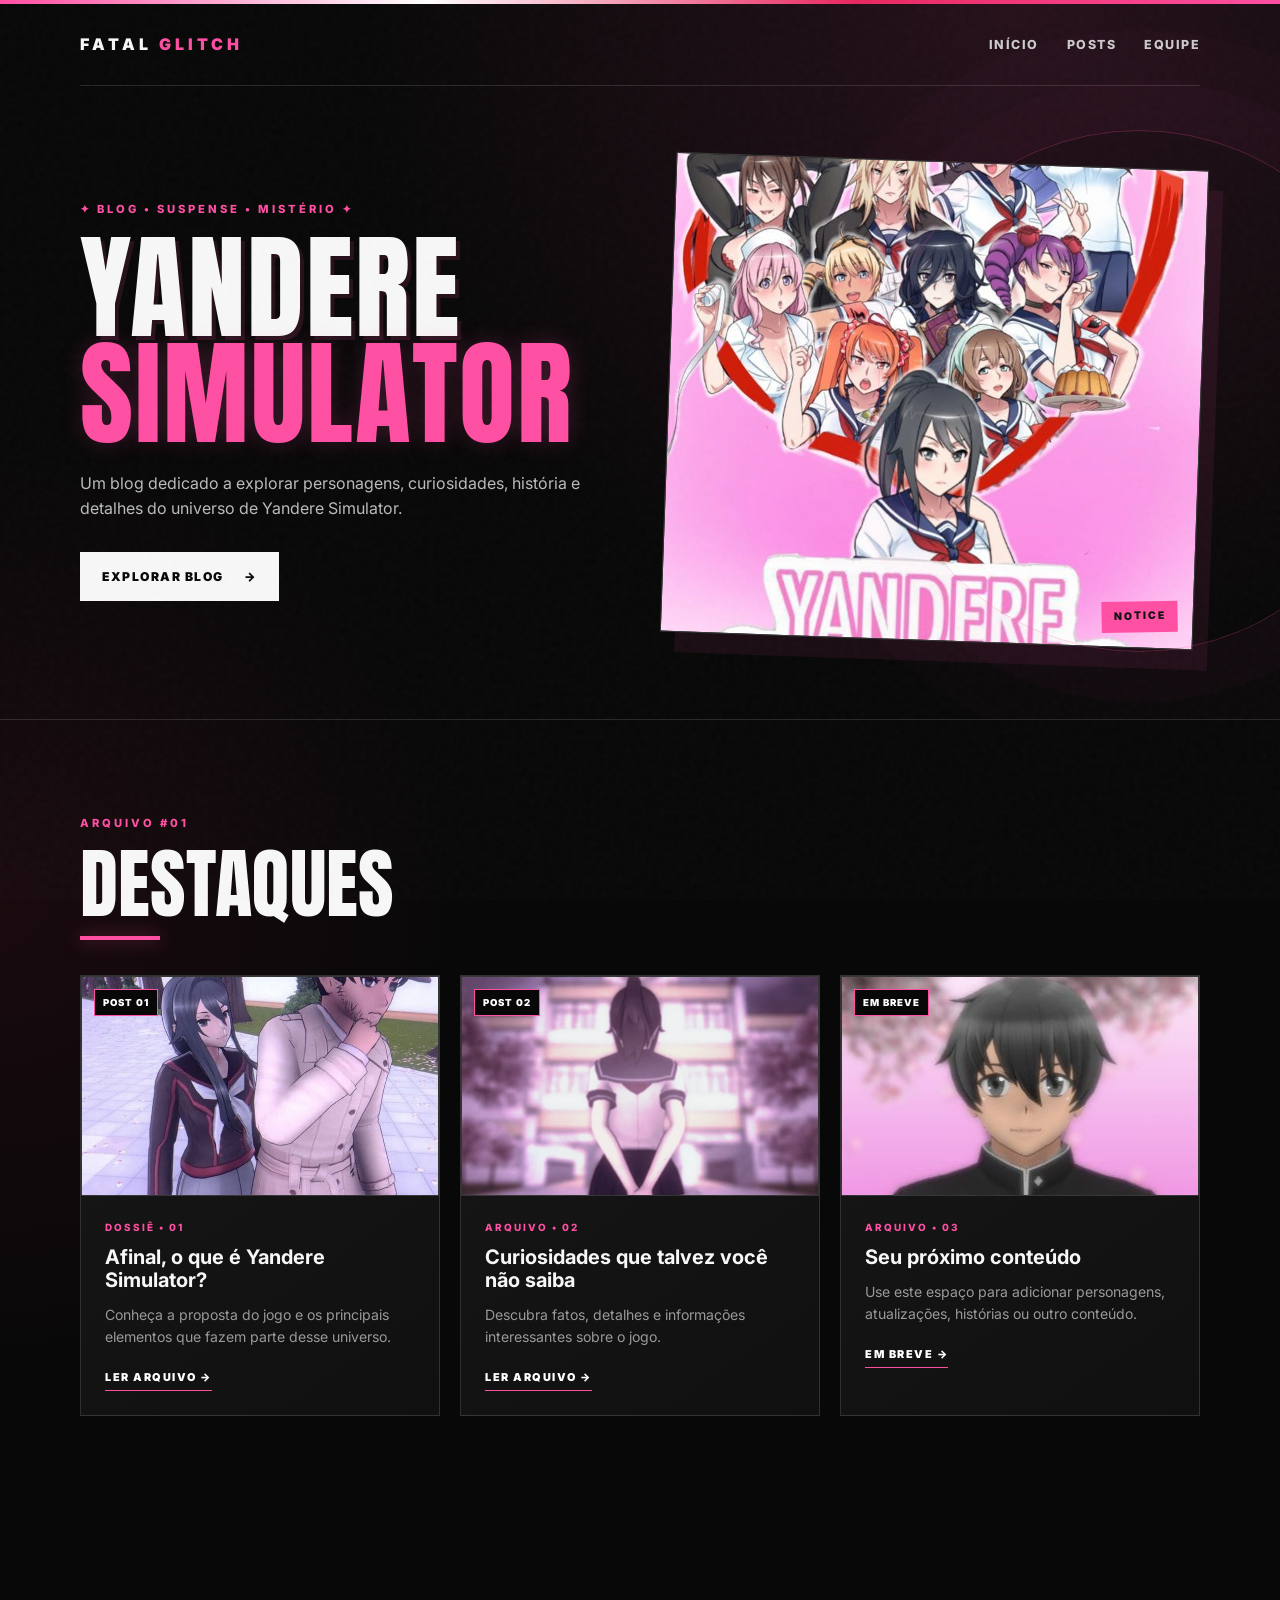
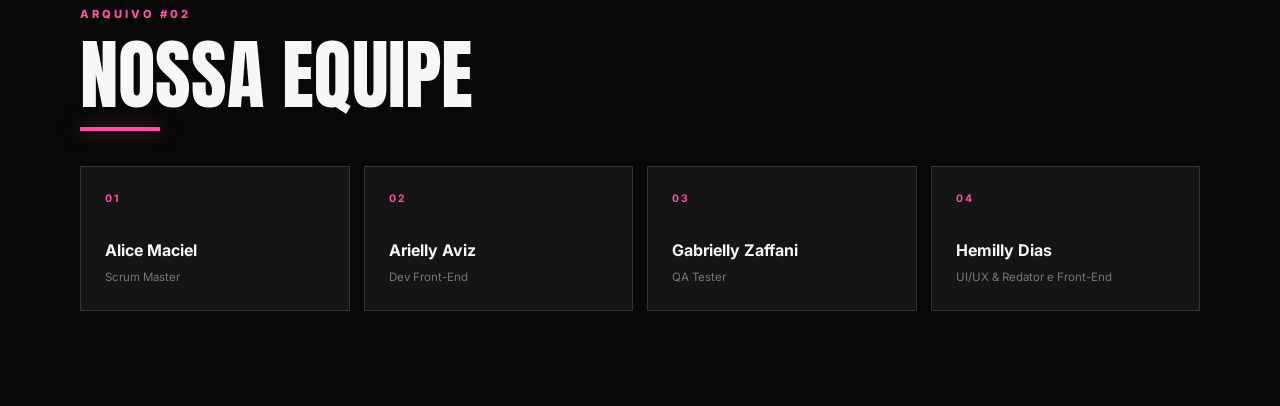
<file: index.html>
<!DOCTYPE html>
<html lang="pt-br">

<head>
    <meta charset="UTF-8">
    <meta name="viewport" content="width=device-width, initial-scale=1.0">

    <meta name="description"
        content="Fatal Glitch — blog sobre Yandere Simulator, personagens, curiosidades e universo do jogo.">

    <title>Yandere Simulator</title>

    <link rel="stylesheet" href="style.css">
</head>

<body>

    <div class="noise"></div>

    <header class="site-header">

        <div class="top-line"></div>

        <nav class="nav container">

            <a href="index.html" class="logo">
                FATAL <span>GLITCH</span>
            </a>

            <div class="nav-links">

                <a href="#inicio">INÍCIO</a>

                <a href="#destaques">POSTS</a>

                <a href="#equipe">EQUIPE</a>

            </div>

        </nav>


        <section class="hero container" id="inicio">

            <div class="hero-text">

                <p class="eyebrow">
                    ✦ BLOG • SUSPENSE • MISTÉRIO ✦
                </p>

                <h1>
                    YANDERE
                    <br>
                    <span>SIMULATOR</span>
                </h1>

                <p class="hero-description">
                    Um blog dedicado a explorar personagens,
                    curiosidades, história e detalhes do universo
                    de Yandere Simulator.
                </p>

                <a href="#destaques" class="glitch-button">
                    EXPLORAR BLOG
                    <span>→</span>
                </a>

            </div>

            <div class="hero-image image-slot">

                <img
                    src="./img/WhatsApp Image 2026-08-10 at 15.57.40 (1).jpeg"
                    alt="Imagem principal do blog"
                    onerror="this.style.display='none'; this.parentElement.classList.add('empty-image');"
                >

                <div class="image-placeholder">

                    <strong>
                        IMAGEM PRINCIPAL
                    </strong>

                    <small>
                        img/hero.jpg
                    </small>

                </div>

                <div class="hero-sticker">
                    NOTICE
                </div>

            </div>

        </section>

    </header>

    <main>

        <section class="section container" id="destaques">

            <div class="section-title">

                <p class="eyebrow">
                    ARQUIVO #01
                </p>

                <h2>
                    DESTAQUES
                </h2>

                <span></span>

            </div>


            <div class="post-grid">

                <article class="post-card">

                    <div class="card-image image-slot">

                        <img
                            src="./img/WhatsApp Image 2026-08-10 at 15.57.40 (3).jpeg"
                            alt="Imagem do primeiro post"
                            onerror="this.style.display='none'; this.parentElement.classList.add('empty-image');"
                        >

                        <div class="image-placeholder">

                            <strong>
                                IMAGEM DO POST
                            </strong>

                            <small>
                                img/post1.jpg
                            </small>

                        </div>

                        <span class="card-tag">
                            POST 01
                        </span>

                    </div>


                    <div class="card-content">

                        <p class="mini-label">
                            DOSSIÊ • 01
                        </p>

                        <h3>
                            Afinal, o que é
                            Yandere Simulator?
                        </h3>

                        <p>
                            Conheça a proposta do jogo e os
                            principais elementos que fazem
                            parte desse universo.
                        </p>

                        <a href="post1.html" class="read-more">
                            LER ARQUIVO →
                        </a>

                    </div>

                </article>

                <article class="post-card">

                    <div class="card-image image-slot">

                        <img
                            src="./img/WhatsApp Image 2026-08-10 at 15.57.40.jpeg"
                            alt="Imagem do segundo post"
                            onerror="this.style.display='none'; this.parentElement.classList.add('empty-image');"
                        >

                        <div class="image-placeholder">

                            <strong>
                                IMAGEM DO POST
                            </strong>

                            <small>
                                img/post2.jpg
                            </small>

                        </div>

                        <span class="card-tag">
                            POST 02
                        </span>

                    </div>


                    <div class="card-content">

                        <p class="mini-label">
                            ARQUIVO • 02
                        </p>

                        <h3>
                            Curiosidades que talvez
                            você não saiba
                        </h3>

                        <p>
                            Descubra fatos, detalhes e
                            informações interessantes
                            sobre o jogo.
                        </p>

                        <a href="post2.html" class="read-more">
                            LER ARQUIVO →
                        </a>

                    </div>

                </article>

                <article class="post-card">

                    <div class="card-image image-slot">

                        <img
                            src="./img/WhatsApp Image 2026-08-10 at 16.02.20 (1).jpeg"
                            alt="Imagem para novo post"
                            onerror="this.style.display='none'; this.parentElement.classList.add('empty-image');"
                        >

                        <div class="image-placeholder">

                            <strong>
                                NOVO POST
                            </strong>

                            <small>
                                img/post3.jpg
                            </small>

                        </div>

                        <span class="card-tag">
                            EM BREVE
                        </span>

                    </div>


                    <div class="card-content">

                        <p class="mini-label">
                            ARQUIVO • 03
                        </p>

                        <h3>
                            Seu próximo conteúdo
                        </h3>

                        <p>
                            Use este espaço para adicionar
                            personagens, atualizações,
                            histórias ou outro conteúdo.
                        </p>

                        <a href="#" class="read-more">
                            EM BREVE →
                        </a>

                    </div>

                </article>

            </div>

        </section>

        <section class="section container" id="equipe">

            <div class="section-title">

                <p class="eyebrow">
                    ARQUIVO #02
                </p>

                <h2>
                    NOSSA EQUIPE
                </h2>

                <span></span>

            </div>


            <div class="team-grid">


                <div class="team-card">

                    <b>01</b>

                    <strong>
                        Alice Maciel
                    </strong>

                    <span>
                        Scrum Master
                    </span>

                </div>



                <div class="team-card">

                    <b>02</b>

                    <strong>
                        Arielly Aviz
                    </strong>

                    <span>
                        Dev Front-End
                    </span>

                </div>



                <div class="team-card">

                    <b>03</b>

                    <strong>
                        Gabrielly Zaffani
                    </strong>

                    <span>
                        QA Tester
                    </span>

                </div>



                <div class="team-card">

                    <b>04</b>

                    <strong>
                        Hemilly Dias
                    </strong>

                    <span>
                        UI/UX & Redator e Front-End
                    </span>

                </div>


            </div>

        </section>

    </main>

</body>

</html>
</file>
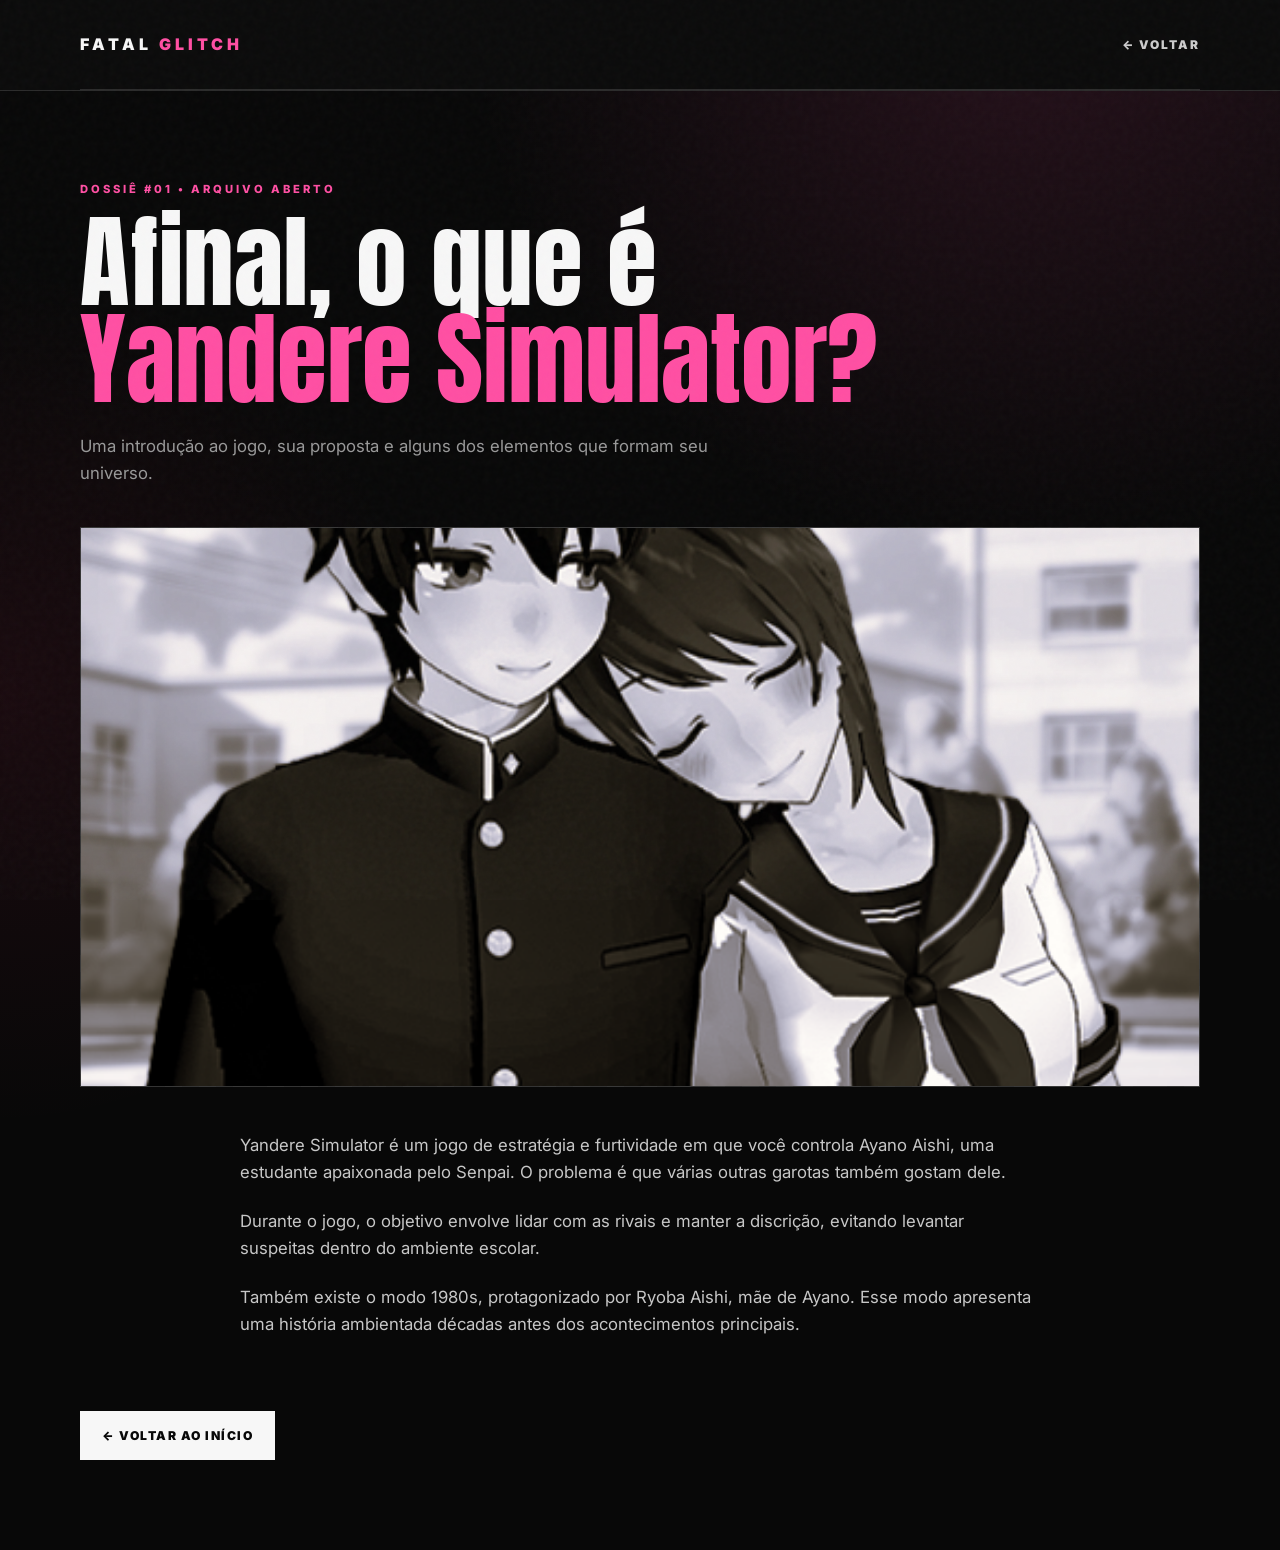
<file: post1.html>
<!DOCTYPE html>
<html lang="pt-br">

<head>

    <meta charset="UTF-8">

    <meta
        name="viewport"
        content="width=device-width, initial-scale=1.0"
    >

    <title>
        O que é Yandere Simulator?
    </title>

    <link rel="stylesheet" href="style.css">

</head>


<body>

    <div class="noise"></div>

    <header class="simple-header">

        <nav class="nav container">

            <a href="index.html" class="logo">

                FATAL
                <span>
                    GLITCH
                </span>

            </a>


            <a href="index.html" class="back-link">

                ← VOLTAR

            </a>

        </nav>

    </header>

    <main class="article-page container">


        <p class="eyebrow">

            DOSSIÊ #01 • ARQUIVO ABERTO

        </p>


        <h1>

            Afinal, o que é

            <span>
                Yandere Simulator?
            </span>

        </h1>


        <p class="article-intro">

            Uma introdução ao jogo, sua proposta
            e alguns dos elementos que formam
            seu universo.

        </p>

        <figure class="article-image image-slot">

            <img
                src="./img/81CQDDVN-ML.png"
                alt="Imagem de destaque do artigo"
                onerror="this.style.display='none'; this.parentElement.classList.add('empty-image');"
            >


            <div class="image-placeholder">

                <strong>
                    IMAGEM DE DESTAQUE
                </strong>

                <small>
                    img/post1-banner.jpg
                </small>

            </div>

        </figure>

        <article class="article-content">


            <p>

                Yandere Simulator é um jogo de estratégia
                e furtividade em que você controla Ayano
                Aishi, uma estudante apaixonada pelo Senpai.
                O problema é que várias outras garotas
                também gostam dele.

            </p>


            <p>

                Durante o jogo, o objetivo envolve lidar
                com as rivais e manter a discrição,
                evitando levantar suspeitas dentro
                do ambiente escolar.

            </p>


            <p>

                Também existe o modo 1980s, protagonizado
                por Ryoba Aishi, mãe de Ayano. Esse modo
                apresenta uma história ambientada décadas
                antes dos acontecimentos principais.

            </p>


        </article>



        <br><br>


        <a
            href="index.html"
            class="glitch-button"
        >

            ← VOLTAR AO INÍCIO

        </a>


    </main>

</body>

</html>
</file>
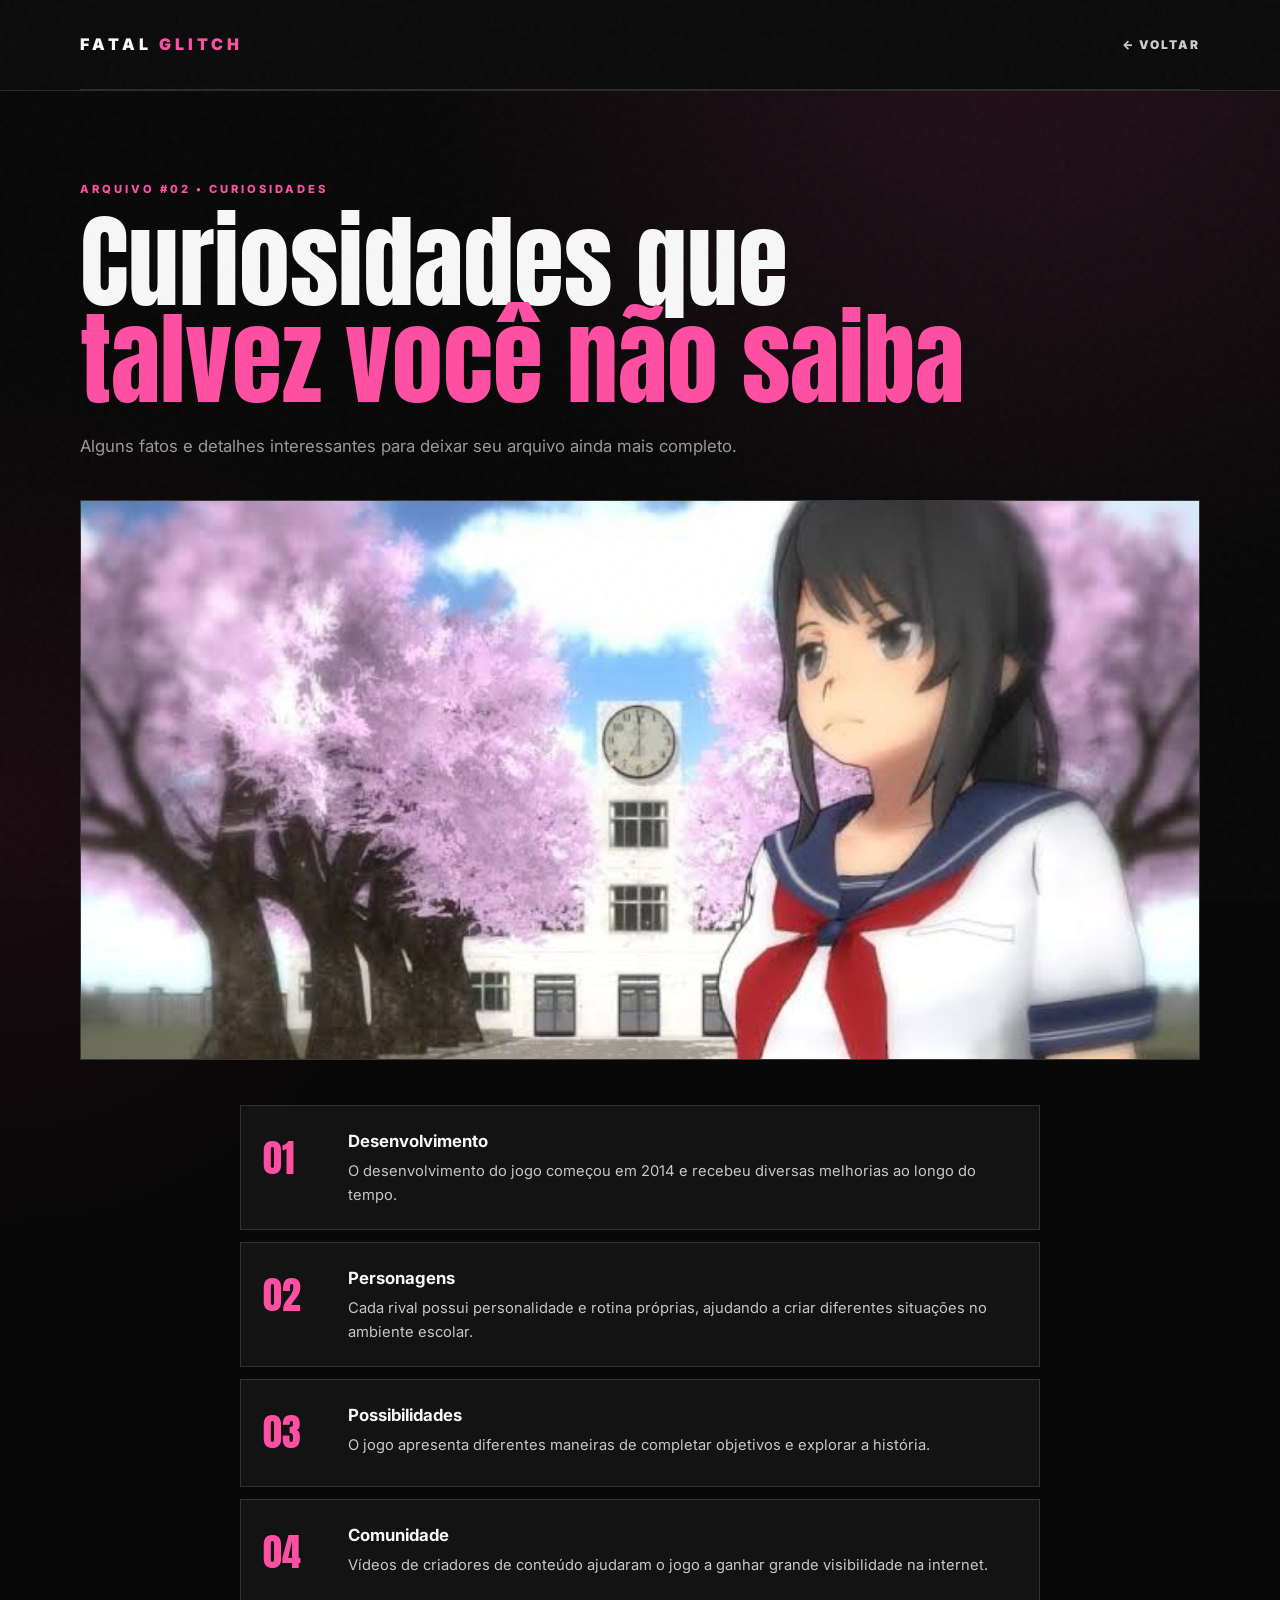
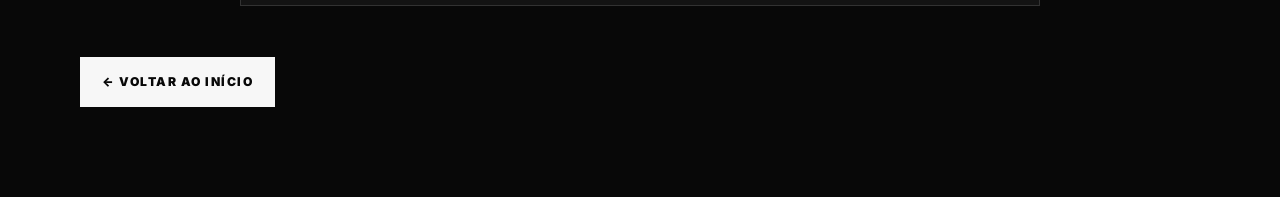
<file: post2.html>
<!DOCTYPE html>
<html lang="pt-br">

<head>

    <meta charset="UTF-8">

    <meta
        name="viewport"
        content="width=device-width, initial-scale=1.0"
    >

    <title>
        Curiosidades
    </title>

    <link rel="stylesheet" href="style.css">

</head>


<body>

    <div class="noise"></div>

    <header class="simple-header">

        <nav class="nav container">


            <a
                href="index.html"
                class="logo"
            >

                FATAL

                <span>
                    GLITCH
                </span>

            </a>


            <a
                href="index.html"
                class="back-link"
            >

                ← VOLTAR

            </a>


        </nav>

    </header>

    <main class="article-page container">


        <p class="eyebrow">

            ARQUIVO #02 • CURIOSIDADES

        </p>


        <h1>

            Curiosidades que

            <span>
                talvez você não saiba
            </span>

        </h1>


        <p class="article-intro">

            Alguns fatos e detalhes interessantes
            para deixar seu arquivo ainda mais completo.

        </p>

        <figure class="article-image image-slot">


            <img
                src="./img/images.jpg"
                alt="Imagem de destaque das curiosidades"
                onerror="this.style.display='none'; this.parentElement.classList.add('empty-image');"
            >


            <div class="image-placeholder">

                <strong>
                    IMAGEM DE DESTAQUE
                </strong>

                <small>
                    img/post2-banner.jpg
                </small>

            </div>


        </figure>

        <article class="article-content">


            <ol class="curiosities">

                <li>

                    <b>
                        01
                    </b>


                    <div>

                        <strong>
                            Desenvolvimento
                        </strong>

                        <p>

                            O desenvolvimento do jogo começou
                            em 2014 e recebeu diversas melhorias
                            ao longo do tempo.

                        </p>

                    </div>

                </li>

                <li>

                    <b>
                        02
                    </b>


                    <div>

                        <strong>
                            Personagens
                        </strong>

                        <p>

                            Cada rival possui personalidade
                            e rotina próprias, ajudando a criar
                            diferentes situações no ambiente
                            escolar.

                        </p>

                    </div>

                </li>

                <li>

                    <b>
                        03
                    </b>


                    <div>

                        <strong>
                            Possibilidades
                        </strong>

                        <p>

                            O jogo apresenta diferentes maneiras
                            de completar objetivos e explorar
                            a história.

                        </p>

                    </div>

                </li>

                <li>

                    <b>
                        04
                    </b>


                    <div>

                        <strong>
                            Comunidade
                        </strong>

                        <p>

                            Vídeos de criadores de conteúdo
                            ajudaram o jogo a ganhar grande
                            visibilidade na internet.

                        </p>

                    </div>

                </li>


            </ol>

        </article>



        <br><br>


        <a
            href="index.html"
            class="glitch-button"
        >

            ← VOLTAR AO INÍCIO

        </a>


    </main>

</body>

</html>
</file>
<file: style.css>
@import url('https://fonts.googleapis.com/css2?family=Anton&family=Inter:wght@400;500;600;700;800;900&display=swap');

:root {

    --black: #080808;

    --black-2: #101010;

    --panel: #151515;

    --panel-2: #1d1d1d;

    --white: #f7f7f7;

    --muted: #aaa;

    --pink: #ff4fa3;

    --pink-2: #ff86c8;

    --red: #e9275f;

    --line: rgba(255, 255, 255, 0.13);

}

* {
    box-sizing: border-box;
    margin: 0;
    padding: 0;
}


html {
    scroll-behavior: smooth;
}


body {

    background:

        radial-gradient(
            circle at 80% 0%,
            rgba(255, 79, 163, 0.12),
            transparent 30%
        ),

        radial-gradient(
            circle at 0% 45%,
            rgba(233, 39, 95, 0.08),
            transparent 28%
        ),

        var(--black);

    color: var(--white);

    font-family: 'Inter', Arial, sans-serif;

    line-height: 1.6;

    overflow-x: hidden;
}


a {

    color: inherit;

    text-decoration: none;
}


.container {

    width: min(1120px, 92%);

    margin: auto;
}

.noise {

    position: fixed;

    inset: 0;

    pointer-events: none;

    z-index: 100;

    opacity: 0.035;

    background-image:

        url("data:image/svg+xml,%3Csvg viewBox='0 0 160 160' xmlns='http://www.w3.org/2000/svg'%3E%3Cfilter id='n'%3E%3CfeTurbulence type='fractalNoise' baseFrequency='.9' numOctaves='3' stitchTiles='stitch'/%3E%3C/filter%3E%3Crect width='100%25' height='100%25' filter='url(%23n)' opacity='.8'/%3E%3C/svg%3E");
}

.top-line {

    height: 4px;

    background:

        linear-gradient(
            90deg,
            var(--pink),
            #ffffff,
            var(--red),
            var(--pink)
        );
}

.site-header {

    min-height: 720px;

    border-bottom: 1px solid var(--line);

    position: relative;

    overflow: hidden;
}


.site-header::after {

    content: "";

    position: absolute;

    right: -120px;

    top: 130px;

    width: 520px;

    height: 520px;

    border: 1px solid rgba(255, 79, 163, 0.25);

    border-radius: 50%;

    box-shadow:

        0 0 0 50px rgba(255, 79, 163, 0.02),

        0 0 0 100px rgba(255, 79, 163, 0.015);

    animation: pulse 5s infinite ease-in-out;
}

.nav {

    min-height: 82px;

    display: flex;

    align-items: center;

    justify-content: space-between;

    border-bottom: 1px solid var(--line);

}


.logo {

    font-weight: 900;

    letter-spacing: 4px;

    font-size: 1rem;
}


.logo span {

    color: var(--pink);
}


.nav-links {

    display: flex;

    gap: 28px;
}


.nav-links a {

    font-size: 0.78rem;

    font-weight: 800;

    letter-spacing: 1.5px;

    color: #ccc;

    transition: 0.25s;
}


.nav-links a:hover {

    color: var(--pink);

    text-shadow:

        0 0 12px rgba(255, 79, 163, 0.6);
}

.hero {

    min-height: 630px;

    display: grid;

    grid-template-columns: 1fr 1fr;

    gap: 55px;

    align-items: center;
}


.eyebrow {

    font-size: 0.7rem;

    font-weight: 800;

    letter-spacing: 3px;

    color: var(--pink);

    margin-bottom: 15px;
}


.hero h1 {

    font-family: 'Anton', Impact, sans-serif;

    font-weight: 400;

    line-height: 0.92;

    letter-spacing: 2px;

    font-size: clamp(4rem, 9vw, 8rem);

    text-shadow:

        4px 4px 0 rgba(255, 79, 163, 0.12);
}


.hero h1 span {

    color: var(--pink);

    text-shadow:

        0 0 25px rgba(255, 79, 163, 0.2);
}


.hero-description {

    max-width: 540px;

    color: #bbb;

    margin: 25px 0 30px;
}

.glitch-button {

    display: inline-flex;

    align-items: center;

    gap: 20px;

    padding: 14px 21px;

    background: var(--white);

    color: #080808;

    font-weight: 900;

    font-size: 0.76rem;

    letter-spacing: 1.5px;

    border: 1px solid var(--white);

    transition: 0.25s;

    position: relative;

    overflow: hidden;
}


.glitch-button::after {

    content: "";

    position: absolute;

    inset: 0;

    background: var(--pink);

    transform: translateX(-105%);

    transition: 0.3s;

    z-index: -1;
}


.glitch-button:hover::after {

    transform: translateX(0);
}


.glitch-button:hover {

    box-shadow:

        0 0 30px rgba(255, 79, 163, 0.35);
}


.glitch-button span {

    position: relative;

    z-index: 2;
}

.image-slot {

    position: relative;

    overflow: hidden;

    background:

        repeating-linear-gradient(
            135deg,
            #161616 0px,
            #161616 12px,
            #1b1b1b 12px,
            #1b1b1b 24px
        );

    border: 1px solid var(--line);
}


.image-slot img {

    width: 100%;

    height: 100%;

    object-fit: cover;

    display: block;
}


.image-placeholder {

    position: absolute;

    inset: 0;

    display: flex;

    flex-direction: column;

    align-items: center;

    justify-content: center;

    text-align: center;

    color: #777;

    gap: 7px;
}


.image-placeholder strong {

    font-size: 0.8rem;

    letter-spacing: 3px;

    color: #aaa;
}


.image-placeholder small {

    font-family: monospace;

    color: var(--pink);
}


.image-slot:not(.empty-image) .image-placeholder {

    display: none;
}

.hero-image {

    height: 480px;

    transform: rotate(2deg);

    box-shadow:

        15px 20px 0 rgba(255, 79, 163, 0.08);

    animation: float 6s ease-in-out infinite;
}


.hero-sticker {

    position: absolute;

    right: 15px;

    bottom: 15px;

    background: var(--pink);

    color: #111;

    padding: 7px 12px;

    font-size: 0.65rem;

    font-weight: 900;

    letter-spacing: 2px;

    transform: rotate(-3deg);
}

.section {

    padding: 95px 0;
}


.section-title {

    margin-bottom: 35px;
}


.section-title h2 {

    font-family: 'Anton', Impact, sans-serif;

    font-size: clamp(3rem, 6vw, 5rem);

    font-weight: 400;

    line-height: 0.95;
}


.section-title span {

    display: block;

    width: 80px;

    height: 4px;

    background: var(--pink);

    margin-top: 15px;

    box-shadow:

        0 0 18px rgba(255, 79, 163, 0.5);
}

.post-grid {

    display: grid;

    grid-template-columns: repeat(3, 1fr);

    gap: 20px;
}

.post-card {

    background:

        linear-gradient(
            145deg,
            #171717,
            #101010
        );

    border: 1px solid var(--line);

    transition: 0.35s;

    overflow: hidden;

    position: relative;
}


.post-card:hover {

    transform: translateY(-9px);

    border-color:

        rgba(255, 79, 163, 0.5);

    box-shadow:

        0 20px 45px rgba(0, 0, 0, 0.5),

        0 0 25px rgba(255, 79, 163, 0.08);
}

.card-image {

    height: 220px;
}


.card-tag {

    position: absolute;

    top: 12px;

    left: 12px;

    background: #080808;

    color: #fff;

    border: 1px solid var(--pink);

    padding: 5px 8px;

    font-size: 0.6rem;

    font-weight: 900;

    letter-spacing: 1px;
}

.card-content {

    padding: 24px;
}


.mini-label {

    font-size: 0.62rem;

    font-weight: 800;

    letter-spacing: 2px;

    color: var(--pink);

    margin-bottom: 10px;
}


.card-content h3 {

    font-size: 1.25rem;

    line-height: 1.15;

    margin-bottom: 12px;
}


.card-content p:not(.mini-label) {

    color: #999;

    font-size: 0.88rem;
}


.read-more {

    display: inline-block;

    margin-top: 20px;

    font-size: 0.68rem;

    font-weight: 900;

    letter-spacing: 1.5px;

    color: #fff;

    border-bottom: 1px solid var(--pink);

    padding-bottom: 4px;
}


.read-more:hover {

    color: var(--pink);
}

.warning-section {

    padding: 35px 0;

    background: #0d0d0d;

    border-top: 1px solid var(--line);

    border-bottom: 1px solid var(--line);
}


.warning-box {

    display: flex;

    gap: 20px;

    align-items: center;
}


.warning-icon {

    width: 55px;

    height: 55px;

    display: grid;

    place-items: center;

    border: 1px solid var(--pink);

    color: var(--pink);

    font-size: 1.7rem;

    font-weight: 900;

    box-shadow:

        0 0 25px rgba(255, 79, 163, 0.12);
}


.warning-box h2 {

    font-size: 1.1rem;

    margin-bottom: 4px;
}


.warning-box p:last-child {

    color: #777;

    font-size: 0.8rem;
}

.team-grid {

    display: grid;

    grid-template-columns: repeat(4, 1fr);

    gap: 14px;
}


.team-card {

    background: var(--panel);

    border: 1px solid var(--line);

    padding: 24px;

    display: flex;

    flex-direction: column;

    min-height: 145px;

    transition: 0.3s;
}


.team-card:hover {

    border-color: var(--pink);

    transform: translateY(-5px);

    box-shadow:

        0 0 25px rgba(255, 79, 163, 0.08);
}


.team-card b {

    color: var(--pink);

    font-size: 0.65rem;

    letter-spacing: 2px;
}


.team-card strong {

    margin-top: auto;

    font-size: 1rem;
}


.team-card span {

    font-size: 0.72rem;

    color: #777;

    margin-top: 4px;
}

footer {

    padding: 30px 0;

    border-top: 1px solid var(--line);

    background: #060606;

    color: #777;

    font-size: 0.75rem;
}


.footer-inner {

    display: flex;

    justify-content: space-between;

    gap: 20px;
}


.footer-inner strong {

    color: #fff;

    letter-spacing: 2px;
}


.footer-inner p {

    margin-top: 4px;
}

.simple-header {

    border-bottom: 1px solid var(--line);

    background: #0b0b0b;
}


.simple-header .nav {

    min-height: 90px;
}


.back-link {

    font-size: 0.75rem;

    font-weight: 900;

    letter-spacing: 2px;

    color: #ccc;
}


.back-link:hover {

    color: var(--pink);
}


.article-page {

    padding: 90px 0;
}


.article-page > h1 {

    font-family: 'Anton', Impact, sans-serif;

    font-size: clamp(3.5rem, 8vw, 7rem);

    max-width: 900px;

    font-weight: 400;

    line-height: 0.95;
}


.article-page > h1 span {

    color: var(--pink);
}


.article-intro {

    color: #999;

    max-width: 700px;

    font-size: 1.05rem;

    margin: 25px 0 40px;
}


.article-image {

    height: min(560px, 60vw);

    margin-bottom: 45px;
}


.article-content {

    max-width: 800px;

    margin: auto;

    font-size: 1.05rem;
}


.article-content p {

    margin-bottom: 22px;

    color: #c7c7c7;
}

.quote-box {

    margin: 40px 0;

    padding: 25px;

    border-left: 4px solid var(--pink);

    background: #141414;
}


.quote-box span {

    font-size: 0.62rem;

    letter-spacing: 2px;

    color: var(--pink);

    font-weight: 900;
}


.quote-box p {

    margin: 10px 0 0;

    color: #eee;
}


.quote-box.pink {

    box-shadow:

        inset 0 0 40px rgba(255, 79, 163, 0.04);
}

.curiosities {

    list-style: none;

    display: grid;

    gap: 12px;
}


.curiosities li {

    display: grid;

    grid-template-columns: 65px 1fr;

    gap: 20px;

    padding: 22px;

    background: #131313;

    border: 1px solid var(--line);

    transition: 0.3s;
}


.curiosities li:hover {

    border-color: var(--pink);

    transform: translateX(5px);
}


.curiosities li > b {

    font-family: 'Anton', Impact, sans-serif;

    font-size: 2.4rem;

    color: var(--pink);

    font-weight: 400;
}


.curiosities strong {

    display: block;

    margin-bottom: 5px;
}


.curiosities p {

    margin: 0 !important;

    font-size: 0.92rem;
}

@keyframes float {

    0%,
    100% {

        transform:
            rotate(2deg)
            translateY(0);
    }

    50% {

        transform:
            rotate(2deg)
            translateY(-12px);
    }
}


@keyframes pulse {

    0%,
    100% {

        transform: scale(1);

        opacity: 0.5;
    }

    50% {

        transform: scale(1.06);

        opacity: 1;
    }
}

@media (max-width: 850px) {

    .nav-links {

        display: none;
    }


    .hero {

        grid-template-columns: 1fr;

        padding: 70px 0;
    }


    .hero-image {

        height: 380px;
    }


    .site-header {

        min-height: auto;
    }


    .post-grid {

        grid-template-columns: 1fr 1fr;
    }


    .team-grid {

        grid-template-columns: 1fr 1fr;
    }

}


@media (max-width: 560px) {

    .hero h1 {

        font-size: 4rem;
    }


    .post-grid,
    .team-grid {

        grid-template-columns: 1fr;
    }


    .hero-image {

        height: 320px;
    }


    .article-page {

        padding: 60px 0;
    }


    .article-page > h1 {

        font-size: 3.4rem;
    }


    .footer-inner {

        flex-direction: column;
    }

}
</file>
